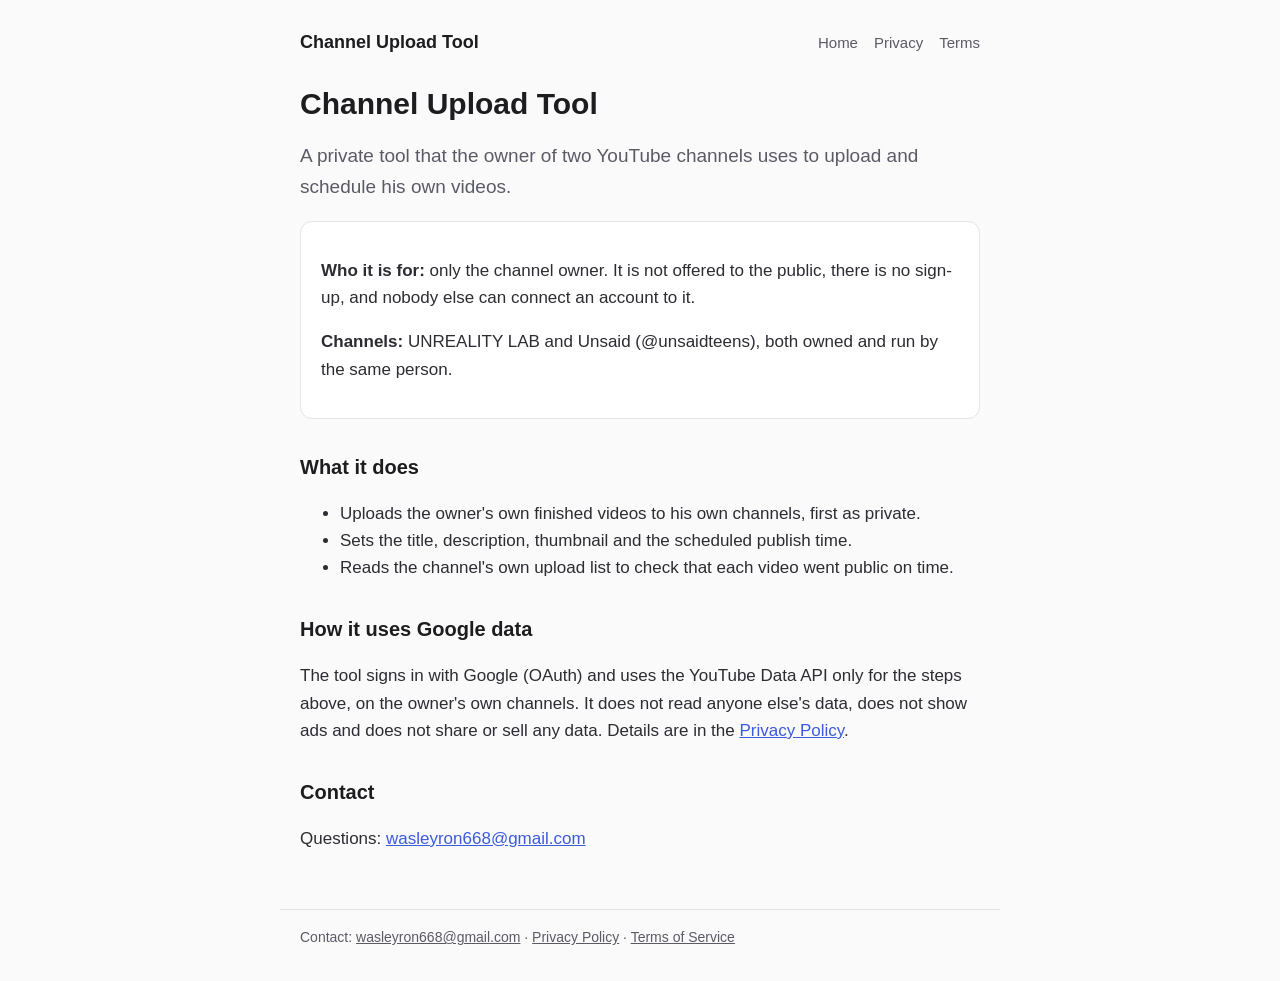
<file: index.html>
<!doctype html>
<html lang="en">
<head>
<meta charset="utf-8">
<meta name="viewport" content="width=device-width, initial-scale=1">
<title>Channel Upload Tool</title>
<meta name="description" content="A private tool the channel owner uses to upload his own videos to his own YouTube channels.">
<link rel="stylesheet" href="style.css">
</head>
<body>
<header>
  <a class="name" href="./">Channel Upload Tool</a>
  <nav><a href="./">Home</a><a href="privacy.html">Privacy</a><a href="terms.html">Terms</a></nav>
</header>
<main>
<h1>Channel Upload Tool</h1>
<p class="lead">A private tool that the owner of two YouTube channels uses to upload and schedule his own videos.</p>

<div class="card">
  <p><strong>Who it is for:</strong> only the channel owner. It is not offered to the public, there is no sign-up,
  and nobody else can connect an account to it.</p>
  <p><strong>Channels:</strong> UNREALITY LAB and Unsaid (@unsaidteens), both owned and run by the same person.</p>
</div>

<h2>What it does</h2>
<ul>
  <li>Uploads the owner's own finished videos to his own channels, first as private.</li>
  <li>Sets the title, description, thumbnail and the scheduled publish time.</li>
  <li>Reads the channel's own upload list to check that each video went public on time.</li>
</ul>

<h2>How it uses Google data</h2>
<p>The tool signs in with Google (OAuth) and uses the YouTube Data API only for the steps above, on the
owner's own channels. It does not read anyone else's data, does not show ads and does not share or sell any data.
Details are in the <a href="privacy.html">Privacy Policy</a>.</p>

<h2>Contact</h2>
<p>Questions: <a href="mailto:wasleyron668@gmail.com">wasleyron668@gmail.com</a></p>
</main>
<footer>
  Contact: <a href="mailto:wasleyron668@gmail.com">wasleyron668@gmail.com</a> ·
  <a href="privacy.html">Privacy Policy</a> · <a href="terms.html">Terms of Service</a>
</footer>
</body>
</html>
</file>
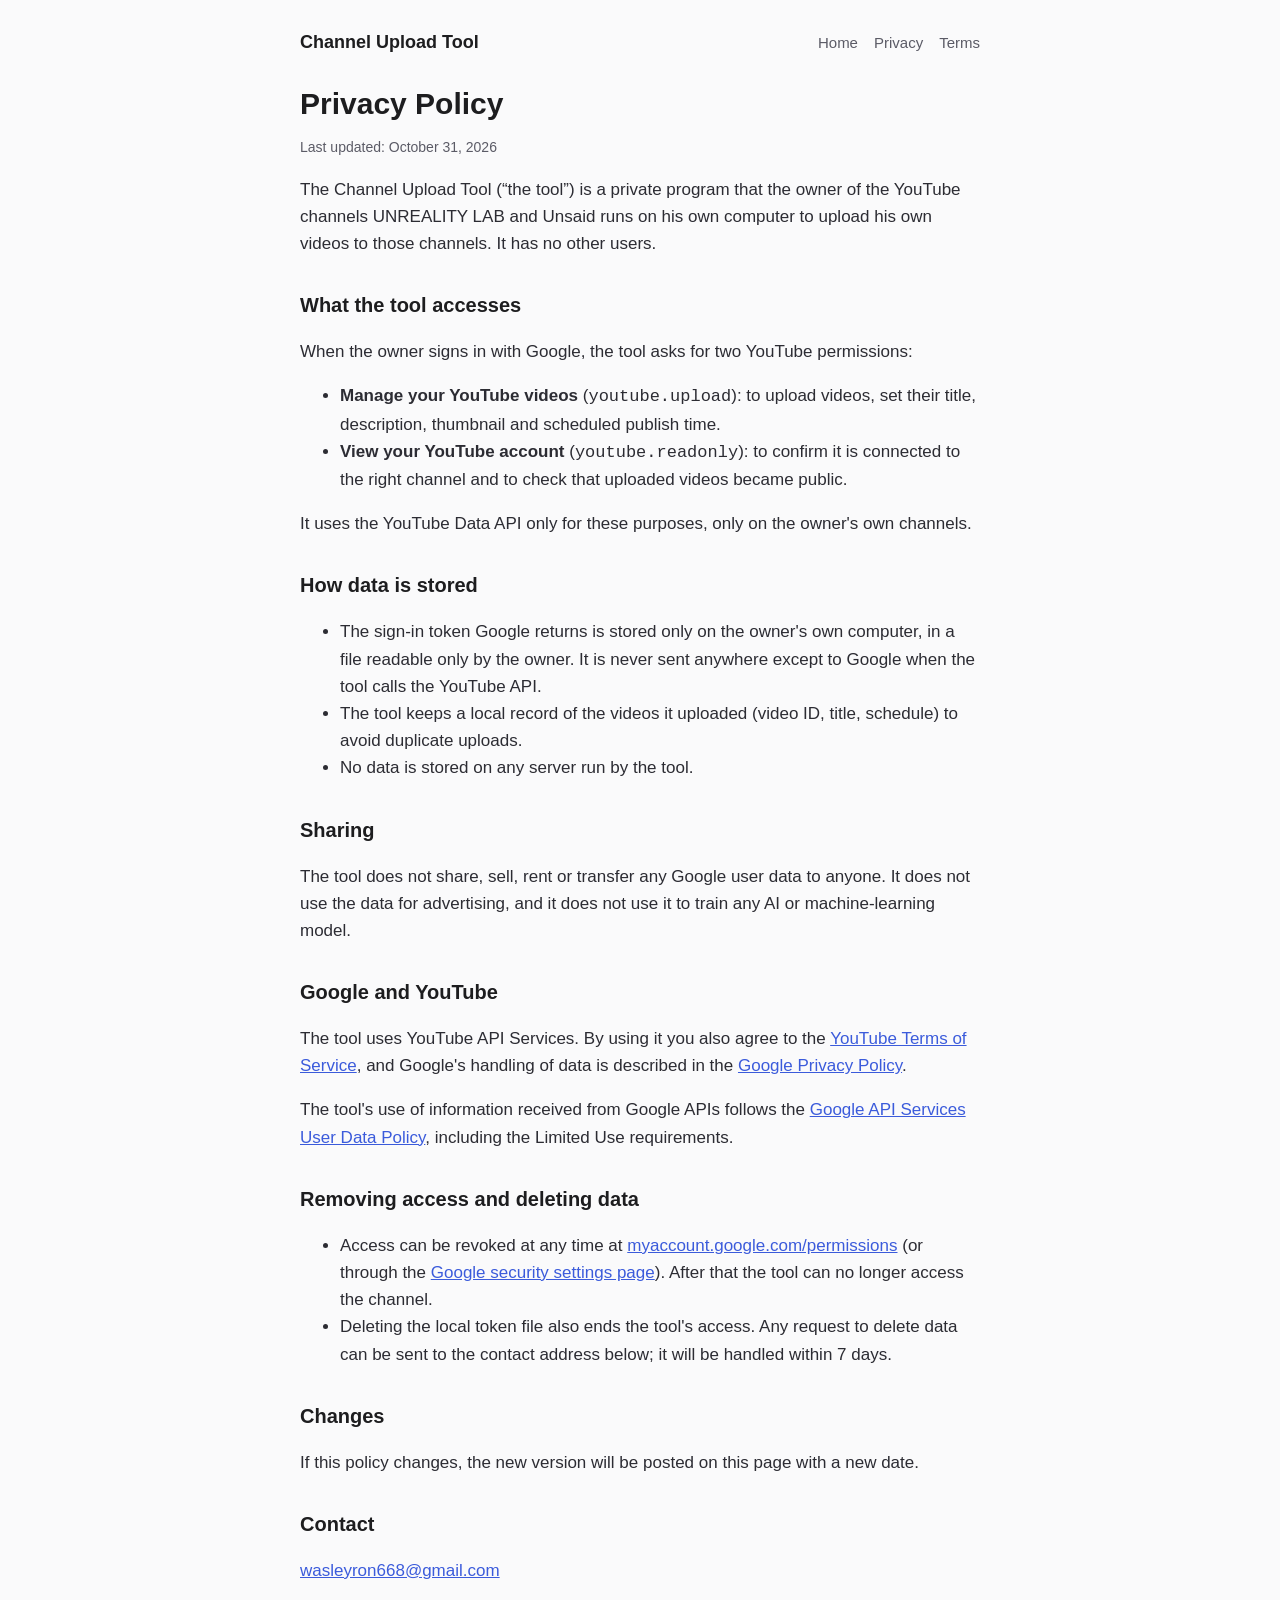
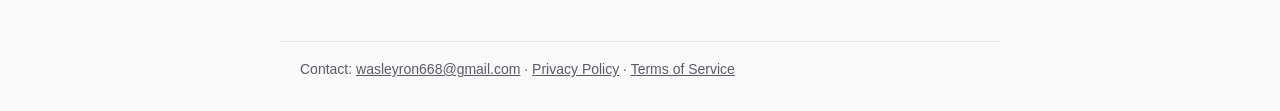
<file: privacy.html>
<!doctype html>
<html lang="en">
<head>
<meta charset="utf-8">
<meta name="viewport" content="width=device-width, initial-scale=1">
<title>Privacy Policy · Channel Upload Tool</title>
<meta name="description" content="Privacy policy of the Channel Upload Tool.">
<link rel="stylesheet" href="style.css">
</head>
<body>
<header>
  <a class="name" href="./">Channel Upload Tool</a>
  <nav><a href="./">Home</a><a href="privacy.html">Privacy</a><a href="terms.html">Terms</a></nav>
</header>
<main>
<h1>Privacy Policy</h1>
<p class="updated">Last updated: October 31, 2026</p>

<p>The Channel Upload Tool (“the tool”) is a private program that the owner of the YouTube channels UNREALITY LAB
and Unsaid runs on his own computer to upload his own videos to those channels. It has no other users.</p>

<h2>What the tool accesses</h2>
<p>When the owner signs in with Google, the tool asks for two YouTube permissions:</p>
<ul>
  <li><strong>Manage your YouTube videos</strong> (<code>youtube.upload</code>): to upload videos, set their
  title, description, thumbnail and scheduled publish time.</li>
  <li><strong>View your YouTube account</strong> (<code>youtube.readonly</code>): to confirm it is connected to
  the right channel and to check that uploaded videos became public.</li>
</ul>
<p>It uses the YouTube Data API only for these purposes, only on the owner's own channels.</p>

<h2>How data is stored</h2>
<ul>
  <li>The sign-in token Google returns is stored only on the owner's own computer, in a file readable only by
  the owner. It is never sent anywhere except to Google when the tool calls the YouTube API.</li>
  <li>The tool keeps a local record of the videos it uploaded (video ID, title, schedule) to avoid duplicate uploads.</li>
  <li>No data is stored on any server run by the tool.</li>
</ul>

<h2>Sharing</h2>
<p>The tool does not share, sell, rent or transfer any Google user data to anyone. It does not use the data for
advertising, and it does not use it to train any AI or machine-learning model.</p>

<h2>Google and YouTube</h2>
<p>The tool uses YouTube API Services. By using it you also agree to the
<a href="https://www.youtube.com/t/terms">YouTube Terms of Service</a>, and Google's handling of data is described
in the <a href="https://policies.google.com/privacy">Google Privacy Policy</a>.</p>
<p>The tool's use of information received from Google APIs follows the
<a href="https://developers.google.com/terms/api-services-user-data-policy">Google API Services User Data Policy</a>,
including the Limited Use requirements.</p>

<h2>Removing access and deleting data</h2>
<ul>
  <li>Access can be revoked at any time at
  <a href="https://myaccount.google.com/permissions">myaccount.google.com/permissions</a>
  (or through the <a href="https://security.google.com/settings/security/permissions">Google security settings page</a>).
  After that the tool can no longer access the channel.</li>
  <li>Deleting the local token file also ends the tool's access. Any request to delete data can be sent to the
  contact address below; it will be handled within 7 days.</li>
</ul>

<h2>Changes</h2>
<p>If this policy changes, the new version will be posted on this page with a new date.</p>

<h2>Contact</h2>
<p><a href="mailto:wasleyron668@gmail.com">wasleyron668@gmail.com</a></p>
</main>
<footer>
  Contact: <a href="mailto:wasleyron668@gmail.com">wasleyron668@gmail.com</a> ·
  <a href="privacy.html">Privacy Policy</a> · <a href="terms.html">Terms of Service</a>
</footer>
</body>
</html>
</file>
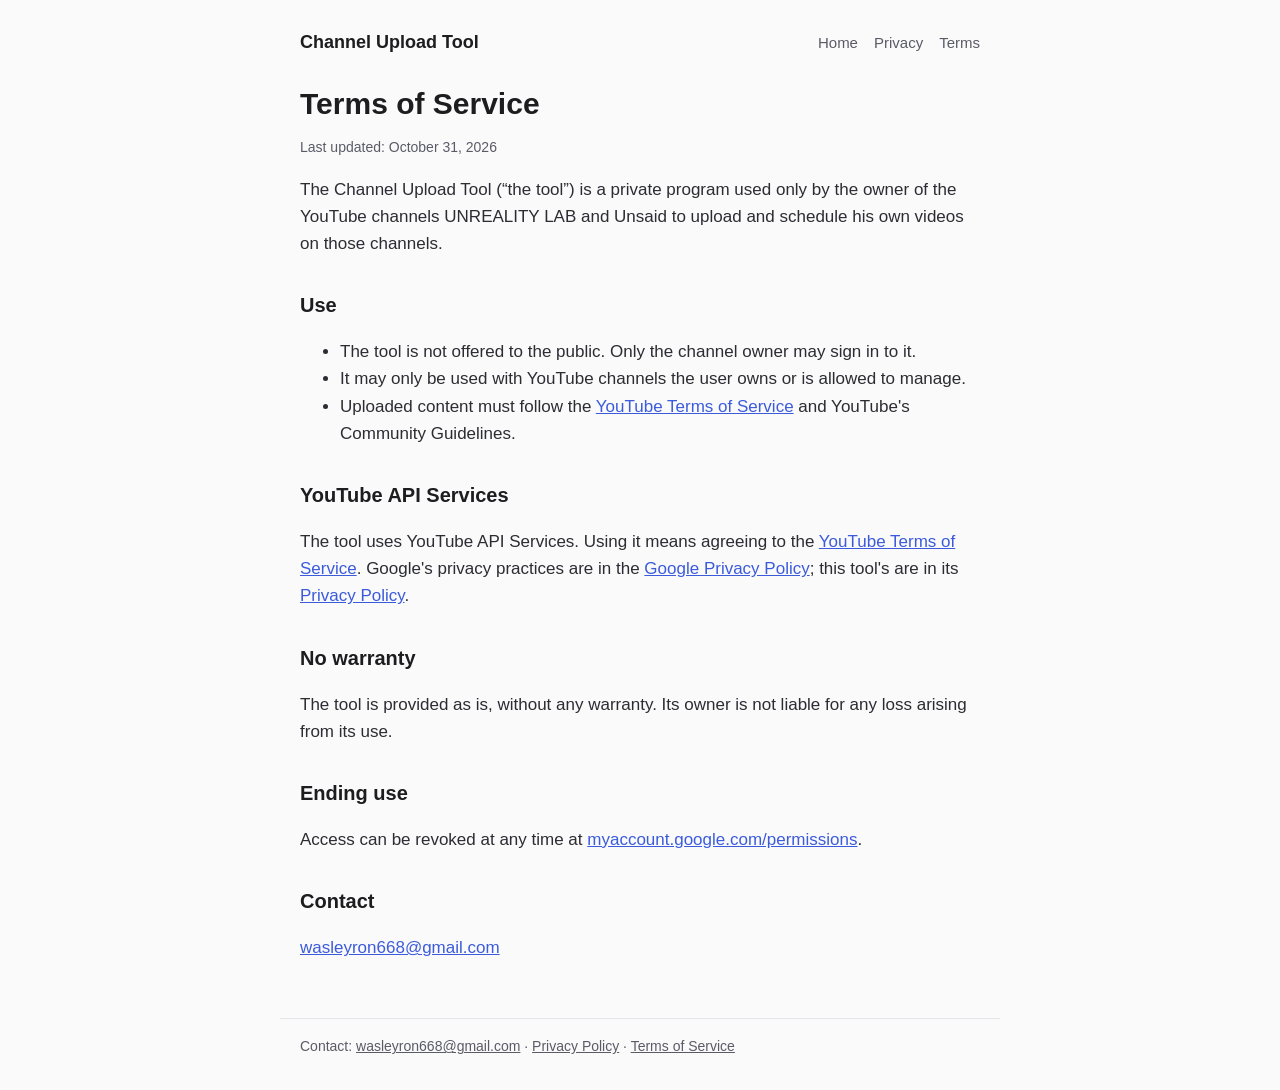
<file: terms.html>
<!doctype html>
<html lang="en">
<head>
<meta charset="utf-8">
<meta name="viewport" content="width=device-width, initial-scale=1">
<title>Terms of Service · Channel Upload Tool</title>
<meta name="description" content="Terms of service of the Channel Upload Tool.">
<link rel="stylesheet" href="style.css">
</head>
<body>
<header>
  <a class="name" href="./">Channel Upload Tool</a>
  <nav><a href="./">Home</a><a href="privacy.html">Privacy</a><a href="terms.html">Terms</a></nav>
</header>
<main>
<h1>Terms of Service</h1>
<p class="updated">Last updated: October 31, 2026</p>

<p>The Channel Upload Tool (“the tool”) is a private program used only by the owner of the YouTube channels
UNREALITY LAB and Unsaid to upload and schedule his own videos on those channels.</p>

<h2>Use</h2>
<ul>
  <li>The tool is not offered to the public. Only the channel owner may sign in to it.</li>
  <li>It may only be used with YouTube channels the user owns or is allowed to manage.</li>
  <li>Uploaded content must follow the <a href="https://www.youtube.com/t/terms">YouTube Terms of Service</a>
  and YouTube's Community Guidelines.</li>
</ul>

<h2>YouTube API Services</h2>
<p>The tool uses YouTube API Services. Using it means agreeing to the
<a href="https://www.youtube.com/t/terms">YouTube Terms of Service</a>. Google's privacy practices are in the
<a href="https://policies.google.com/privacy">Google Privacy Policy</a>; this tool's are in its
<a href="privacy.html">Privacy Policy</a>.</p>

<h2>No warranty</h2>
<p>The tool is provided as is, without any warranty. Its owner is not liable for any loss arising from its use.</p>

<h2>Ending use</h2>
<p>Access can be revoked at any time at
<a href="https://myaccount.google.com/permissions">myaccount.google.com/permissions</a>.</p>

<h2>Contact</h2>
<p><a href="mailto:wasleyron668@gmail.com">wasleyron668@gmail.com</a></p>
</main>
<footer>
  Contact: <a href="mailto:wasleyron668@gmail.com">wasleyron668@gmail.com</a> ·
  <a href="privacy.html">Privacy Policy</a> · <a href="terms.html">Terms of Service</a>
</footer>
</body>
</html>
</file>
<file: style.css>
:root { --fg:#1d1d1f; --muted:#5b5b66; --line:#e4e4ea; --bg:#fafafb; --accent:#3b5bdb; }
* { box-sizing:border-box; }
body { margin:0; font:17px/1.6 -apple-system,BlinkMacSystemFont,"Segoe UI",Roboto,Helvetica,Arial,sans-serif; color:var(--fg); background:var(--bg); }
header, main, footer { max-width:720px; margin:0 auto; padding:0 20px; }
header { padding-top:28px; display:flex; flex-wrap:wrap; gap:8px 20px; align-items:baseline; justify-content:space-between; }
header .name { font-weight:700; font-size:18px; color:var(--fg); text-decoration:none; }
nav a { color:var(--muted); text-decoration:none; margin-left:16px; font-size:15px; }
nav a:first-child { margin-left:0; }
nav a:hover, a { color:var(--accent); }
main { padding-top:28px; padding-bottom:40px; }
h1 { font-size:30px; line-height:1.25; margin:0 0 10px; }
h2 { font-size:20px; margin:32px 0 8px; }
p, li { color:#2c2c33; }
.lead { font-size:19px; color:var(--muted); }
.card { background:#fff; border:1px solid var(--line); border-radius:12px; padding:18px 20px; margin:18px 0; }
.updated { color:var(--muted); font-size:14px; }
footer { border-top:1px solid var(--line); padding-top:16px; padding-bottom:32px; color:var(--muted); font-size:14px; }
footer a { color:var(--muted); }
@media (max-width:520px) { body { font-size:16px; } h1 { font-size:25px; } nav a { margin-left:12px; } }
</file>
